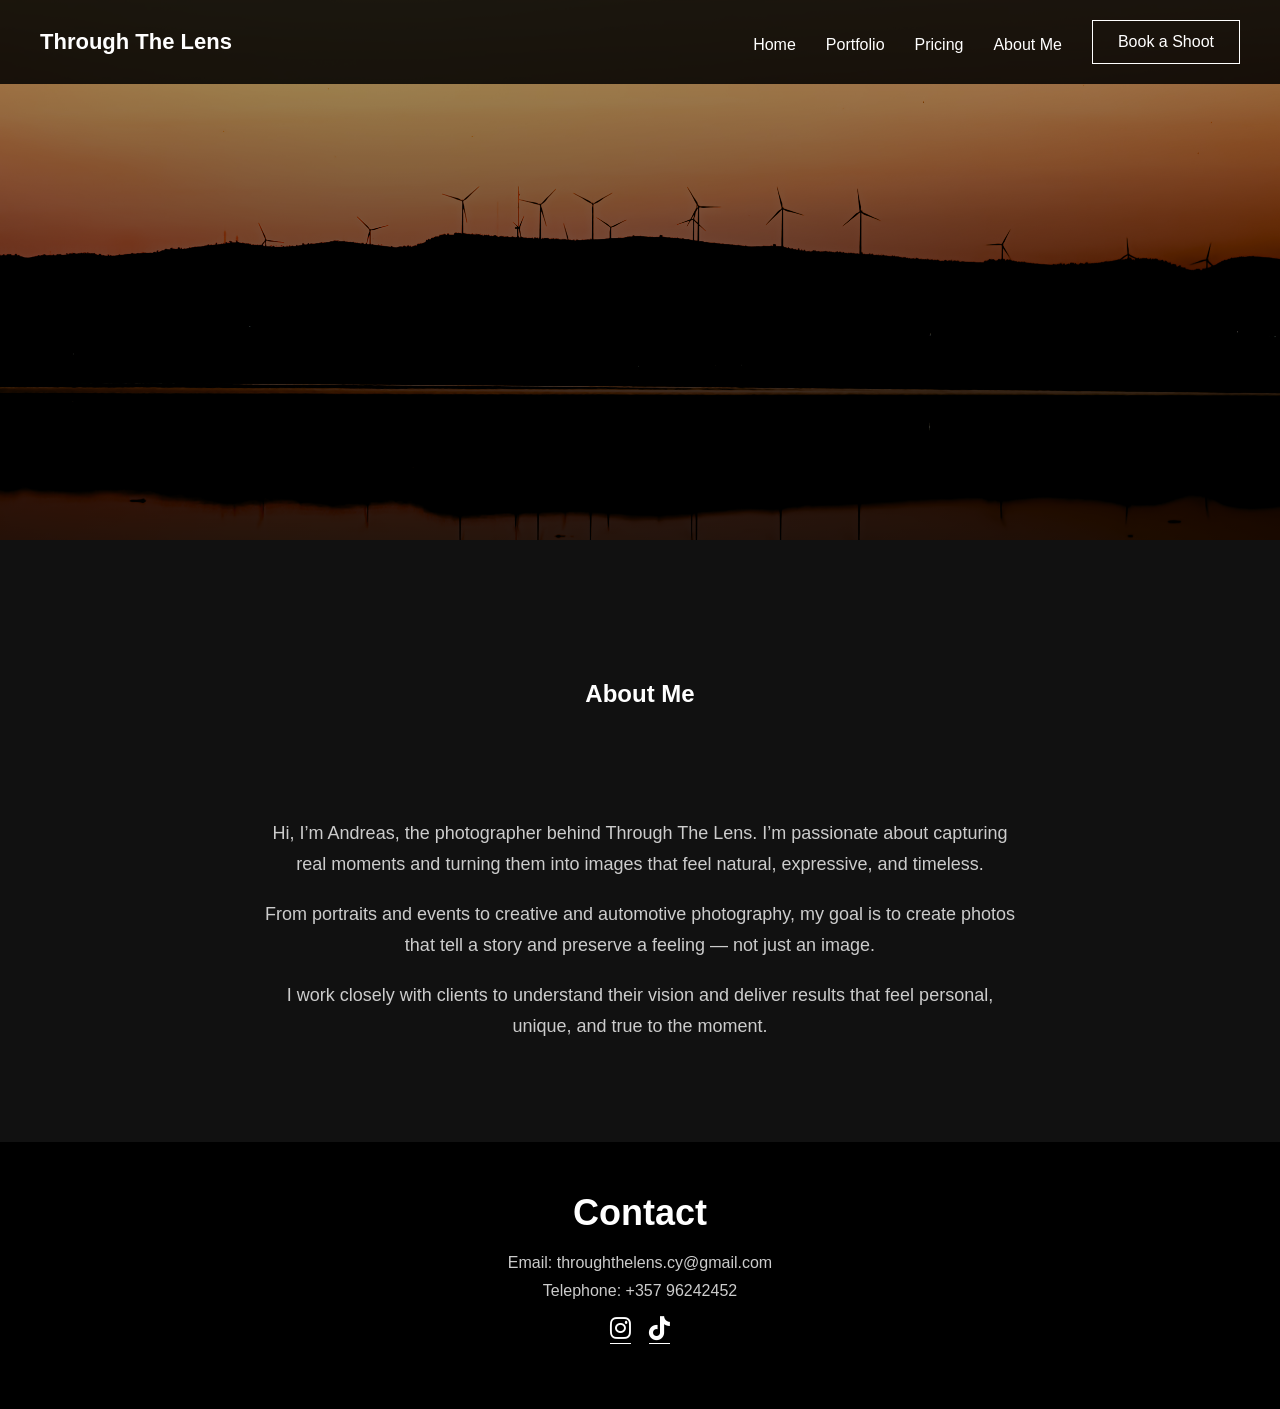
<file: about.html>
<!DOCTYPE html>
<html lang="en">
<head>
  <meta charset="UTF-8">
  <meta name="viewport" content="width=device-width, initial-scale=1.0">
  <title>About Me | Through The Lens</title>
  <link rel="stylesheet" href="style.css">
  <link rel="stylesheet" href="https://cdnjs.cloudflare.com/ajax/libs/font-awesome/6.5.0/css/all.min.css">
</head>
<body>

  <nav class="navbar">
    <div class="logo">Through The Lens</div>
    <ul class="nav-links">
      <li><a href="index.html">Home</a></li>
      <li class="dropdown">
        <a href="#">Portfolio</a>
        <ul class="dropdown-menu">
          <li><a href="portraits.html">Portraits</a></li>
          <li><a href="nature.html">Nature</a></li>
          <li><a href="events.html">Events</a></li>
          <li><a href="architecture.html">Architecture</a></li>
          <li><a href="lifestyle.html">Lifestyle</a></li>
          <li><a href="creative.html">Creative</a></li>
          <li><a href="automotive.html">Automotive</a></li>
        </ul>
      </li>
      <li><a href="pricing.html">Pricing</a></li>
      <li><a href="about.html">About Me</a></li>
      <li><a href="booking.html" class="btn">Book a Shoot</a></li>
    </ul>
  </nav>

    <header class="about-hero">
  <div class="about-hero-overlay">
  </div>
</header>

  <section class="page-header">
    <h1>About Me</h1>
  </section>

  <section class="about-page">
    <div class="about-content">
      <p>
        Hi, I’m Andreas, the photographer behind Through The Lens. I’m passionate about capturing real moments and turning them into images that feel natural, expressive, and timeless.
      </p>
      
      <p>
        From portraits and events to creative and automotive photography, my goal is to create photos that tell a story and preserve a feeling — not just an image.
      </p>
      
      <p>
        I work closely with clients to understand their vision and deliver results that feel personal, unique, and true to the moment.
      </p>
    </div>
  </section>

  <section class="contact">
    <h2>Contact</h2>

  <p>Email: throughthelens.cy@gmail.com</p>
  <p>Telephone: +357 96242452</p>

    <div class="social-icons">
    <a href="https://www.instagram.com/_through_the_lens_cy" target="_blank" aria-label="Instagram">
      <i class="fa-brands fa-instagram"></i>
    </a>

    <a href="https://www.tiktok.com/@throughthelens73?_r=1&_t=ZN-953phFTM7EM" target="_blank" aria-label="TikTok">
      <i class="fa-brands fa-tiktok"></i>
    </a>
  </div>
  </section>

</body>
</html>
</file>
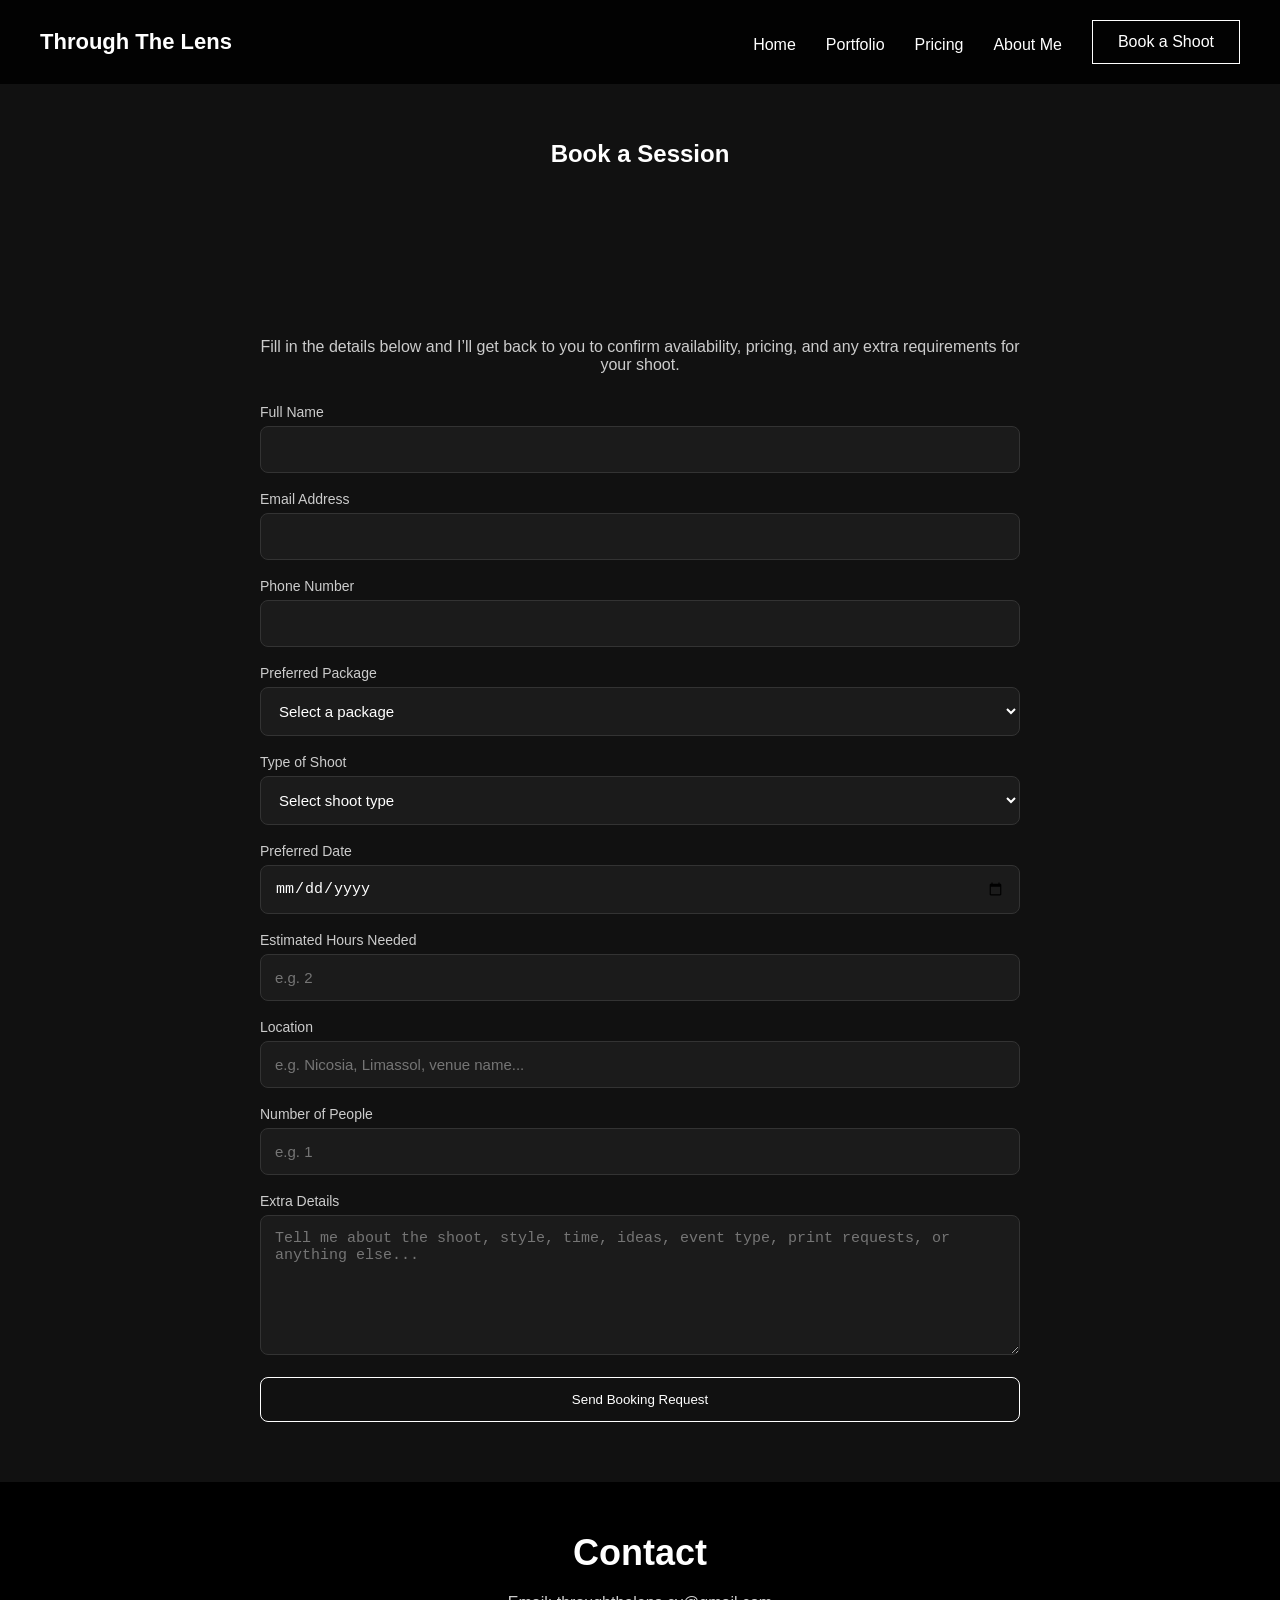
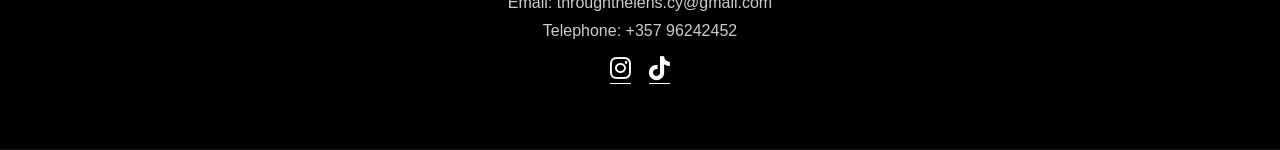
<file: booking.html>
<!DOCTYPE html>
<html lang="en">
<head>
  <meta charset="UTF-8">
  <meta name="viewport" content="width=device-width, initial-scale=1.0">
  <title>Booking | Through The Lens</title>
  <link rel="stylesheet" href="style.css">
  <link rel="stylesheet" href="https://cdnjs.cloudflare.com/ajax/libs/font-awesome/6.5.0/css/all.min.css">
</head>

<script src="script.js"></script>

<body>

  <nav class="navbar">
    <div class="logo">Through The Lens</div>
    <ul class="nav-links">
      <li><a href="index.html">Home</a></li>
      <li class="dropdown">
        <a href="#">Portfolio</a>
        <ul class="dropdown-menu">
          <li><a href="portraits.html">Portraits</a></li>
          <li><a href="nature.html">Nature</a></li>
          <li><a href="events.html">Events</a></li>
          <li><a href="architecture.html">Architecture</a></li>
          <li><a href="lifestyle.html">Lifestyle</a></li>
          <li><a href="creative.html">Creative</a></li>
          <li><a href="automotive.html">Automotive</a></li>
        </ul>
      </li>
      <li><a href="pricing.html">Pricing</a></li>
      <li><a href="about.html">About Me</a></li>
      <li><a href="booking.html" class="btn">Book a Shoot</a></li>
    </ul>
  </nav>

  <section class="page-header">
    <h1>Book a Session</h1>
  </section>

  <section class="booking-section">
    <p>
      Fill in the details below and I’ll get back to you to confirm availability,
      pricing, and any extra requirements for your shoot.
    </p>

    <form class="booking-form" action="https://formspree.io/f/mjgpvnky" method="POST">
      <input type="hidden" name="_subject" value="New Booking Request - Through The Lens">

      <div>
        <label for="name">Full Name</label>
        <input type="text" id="name" name="name" required>
      </div>

      <div>
        <label for="email">Email Address</label>
        <input type="email" id="email" name="email" required>
      </div>

      <div>
        <label for="phone">Phone Number</label>
        <input type="tel" id="phone" name="phone">
      </div>

      <div>
        <label for="package">Preferred Package</label>
        <select id="package" name="package" required>
          <option value="">Select a package</option>
          <option value="Starter">Starter</option>
          <option value="Standard">Standard</option>
          <option value="Premium">Premium</option>
          <option value="Custom">Custom / Not sure yet</option>
        </select>
      </div>

      <div>
        <label for="service">Type of Shoot</label>
        <select id="service" name="service" required>
          <option value="">Select shoot type</option>
          <option>Portrait</option>
          <option>Event</option>
          <option>Lifestyle</option>
          <option>Architecture</option>
          <option>Nature</option>
          <option>Other</option>
        </select>
      </div>

<div>
  <label for="date">Preferred Date</label>
  <input type="date" id="date" name="date" required>
</div>

      <div>
        <label for="hours">Estimated Hours Needed</label>
        <input type="number" id="hours" name="hours" min="1" max="24" placeholder="e.g. 2">
      </div>

      <div>
        <label for="location">Location</label>
        <input type="text" id="location" name="location" placeholder="e.g. Nicosia, Limassol, venue name...">
      </div>

      <div>
        <label for="people">Number of People</label>
        <input type="number" id="people" name="people" min="1" placeholder="e.g. 1">
      </div>

      <div>
        <label for="details">Extra Details</label>
        <textarea id="details" name="message" placeholder="Tell me about the shoot, style, time, ideas, event type, print requests, or anything else..."></textarea>
      </div>

      <button type="submit">Send Booking Request</button>
    </form>
  </section>

  <section class="contact">
    <h2>Contact</h2>

  <p>Email: throughthelens.cy@gmail.com</p>
  <p>Telephone: +357 96242452</p>

    <div class="social-icons">
    <a href="https://www.instagram.com/_through_the_lens_cy" target="_blank" aria-label="Instagram">
      <i class="fa-brands fa-instagram"></i>
    </a>

    <a href="https://www.tiktok.com/@throughthelens73?_r=1&_t=ZN-953phFTM7EM" target="_blank" aria-label="TikTok">
      <i class="fa-brands fa-tiktok"></i>
    </a>
  </div>
  </section>

</body>
</html>
</file>
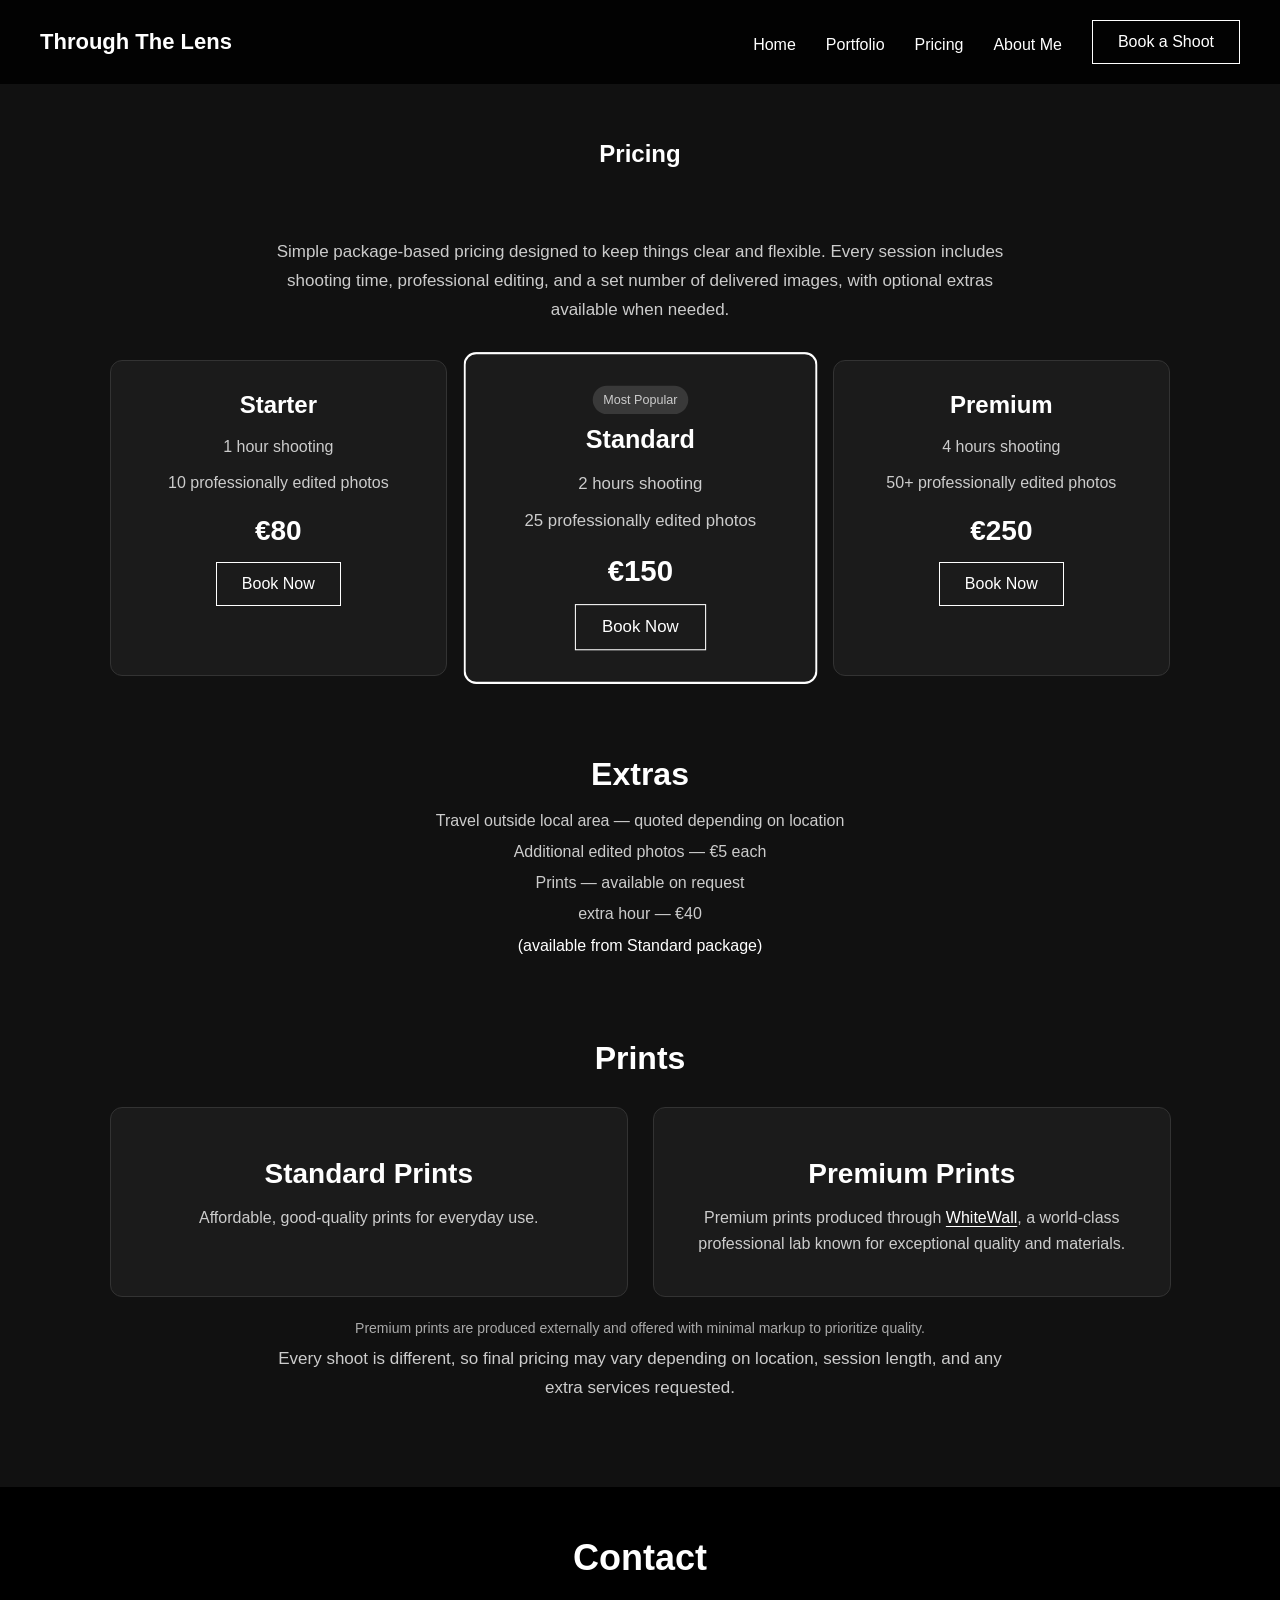
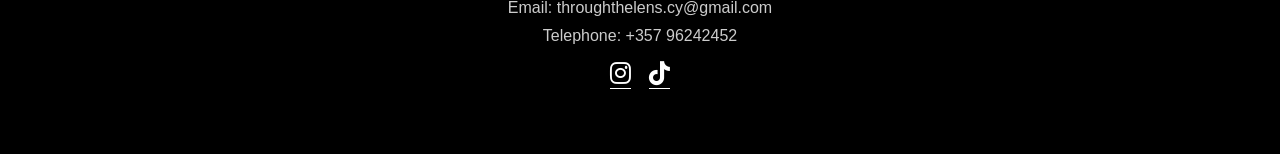
<file: pricing.html>
<!DOCTYPE html>
<html lang="en">
<head>
  <meta charset="UTF-8">
  <meta name="viewport" content="width=device-width, initial-scale=1.0">
  <title>Pricing | Through The Lens</title>
  <link rel="stylesheet" href="style.css">
  <link rel="stylesheet" href="https://cdnjs.cloudflare.com/ajax/libs/font-awesome/6.5.0/css/all.min.css">
</head>
<body>

  <nav class="navbar">
    <div class="logo">Through The Lens</div>
    <ul class="nav-links">
      <li><a href="index.html">Home</a></li>
      <li class="dropdown">
        <a href="#">Portfolio</a>
        <ul class="dropdown-menu">
          <li><a href="portraits.html">Portraits</a></li>
          <li><a href="nature.html">Nature</a></li>
          <li><a href="events.html">Events</a></li>
          <li><a href="architecture.html">Architecture</a></li>
          <li><a href="lifestyle.html">Lifestyle</a></li>
          <li><a href="creative.html">Creative</a></li>
          <li><a href="automotive.html">Automotive</a></li>
        </ul>
      </li>
      <li><a href="pricing.html">Pricing</a></li>
      <li><a href="about.html">About Me</a></li>
      <li><a href="booking.html" class="btn">Book a Shoot</a></li>
    </ul>
  </nav>

  <section class="page-header">
    <h1>Pricing</h1>
  </section>

  <section class="pricing-section">
    <p class="pricing-intro">
      Simple package-based pricing designed to keep things clear and flexible.
      Every session includes shooting time, professional editing, and a set number
      of delivered images, with optional extras available when needed.
    </p>

    <div class="pricing-grid">
      <div class="pricing-card">
        <h2>Starter</h2>
        <p>1 hour shooting</p>
        <p>10 professionally edited photos</p>
        <h3>€80</h3>
        <a href="booking.html" class="btn">Book Now</a>
      </div>

      <div class="pricing-card featured">
        <p class="badge">Most Popular</p>
        <h2>Standard</h2>
        <p>2 hours shooting</p>
        <p>25 professionally edited photos</p>
        <h3>€150</h3>
        <a href="booking.html" class="btn">Book Now</a>
      </div>

      <div class="pricing-card">
        <h2>Premium</h2>
        <p>4 hours shooting</p>
        <p>50+ professionally edited photos</p>
        <h3>€250</h3>
        <a href="booking.html" class="btn">Book Now</a>
      </div>
    </div>
  </section>

  <section class="extras-section">
    <h2>Extras</h2>
    <div class="extras-list">
      <p>Travel outside local area — quoted depending on location</p>
      <p>Additional edited photos — €5 each</p>
      <p>Prints — available on request</p>
      <p>extra hour — €40 <p>
      </p>(available from Standard package)</p>
      
    </div>
  </section>

  <section class="prints-section">
    <h2>Prints</h2>
    <div class="prints-grid">
      <div class="pricing-card">
        <h3>Standard Prints</h3>
        <p>Affordable, good-quality prints for everyday use.</p>
      </div>

      <div class="pricing-card">
        <h3>Premium Prints</h3>
        <p>Premium prints produced through 
            <a href="https://www.whitewall.com" target="_blank" class="whitewall-link">WhiteWall</a>, 
            a world-class professional lab known for exceptional quality and materials.  
        </p>
      </div>
    </div>

    <p class="note">
        Premium prints are produced externally and offered with minimal markup to prioritize quality.
    </p>

    <p class="pricing-note">
      Every shoot is different, so final pricing may vary depending on location,
      session length, and any extra services requested.
    </p>
  </section>

  <section class="contact">
    <h2>Contact</h2>

  <p>Email: throughthelens.cy@gmail.com</p>
  <p>Telephone: +357 96242452</p>

    <div class="social-icons">
    <a href="https://www.instagram.com/_through_the_lens_cy" target="_blank" aria-label="Instagram">
      <i class="fa-brands fa-instagram"></i>
    </a>

    <a href="https://www.tiktok.com/@throughthelens73?_r=1&_t=ZN-953phFTM7EM" target="_blank" aria-label="TikTok">
      <i class="fa-brands fa-tiktok"></i>
    </a>
  </div>

  <script src="script.js"></script>
</body>
</html>
</file>
<file: style.css>
/* =========================
   RESET / GLOBAL
========================= */
* {
  margin: 0;
  padding: 0;
  box-sizing: border-box;
}

html, body {
  background-color: #111;
  color: white;
  font-family: Arial, sans-serif;
  scroll-behavior: smooth;
}

.social-icons {
  display: flex;
  justify-content: center;
  gap: 18px;
  margin: 15px 0;
}

.social-icons a {
  color: white;
  font-size: 24px;
  transition: 0.3s;
}

.social-icons a:hover {
  color: #aaa;
  transform: scale(1.1);
}

/* =========================
   ADMIN
========================= */
.gallery img {
  opacity: 0;
}

.gallery img.show {
  opacity: 1;
}

#admin-gallery {
  margin-top: 40px;
  gap: 20px;
}

/* =========================
   NAVBAR
========================= */
.navbar {
  position: fixed;
  top: 0;
  width: 100%;
  background: rgba(0, 0, 0, 0.85);
  display: flex;
  justify-content: space-between;
  align-items: center;
  padding: 20px 40px;
  z-index: 1000;
}

.logo {
  font-size: 22px;
  font-weight: bold;
}

.nav-links {
  list-style: none;
  display: flex;
  gap: 30px;
  align-items: center;
}

.nav-links li {
  position: relative;
}

.nav-links a {
  color: white;
  text-decoration: none;
}

.nav-links > li > a:not(.btn) {
  position: relative;
  top: 3px;
}

.dropdown-menu {
  display: none;
  position: absolute;
  top: 100%;
  left: 0;
  background: #000;
  list-style: none;
  min-width: 170px;
  padding: 10px 0;
  border-radius: 6px;
}

.dropdown-menu li {
  padding: 10px 20px;
}

.dropdown-menu li a {
  color: white;
}

.dropdown:hover .dropdown-menu {
  display: block;
}

/* =========================
   HERO
========================= */
.hero {
  height: 100vh;
  background:
    linear-gradient(rgba(0, 0, 0, 0.45), rgba(0, 0, 0, 0.7)),
    url("images/hero.jpg") center/cover no-repeat;
  display: flex;
  justify-content: center;
  align-items: center;
  text-align: center;
  padding: 20px;
}

.overlay h1 {
  font-size: 60px;
  margin-bottom: 10px;
}

.overlay p {
  margin: 10px 0 20px;
  color: #ddd;
  font-size: 20px;
}

/* =========================
   BUTTON
========================= */
.btn {
  display: inline-block;
  padding: 12px 25px;
  border: 1px solid white;
  color: white;
  text-decoration: none;
  transition: 0.3s;
}

.btn:hover {
  background: white;
  color: black;
}

/* =========================
   PAGE HEADER
========================= */
.page-header {
  padding-top: 140px;
  padding-bottom: 30px;
  text-align: center;
  background-color: #111;
}

.page-header h1 {
  color: white;
}

/* =========================
   GALLERY
========================= */
.gallery-section {
  padding: 60px 20px;
  text-align: center;
  background-color: #111;
}

.gallery-section h2 {
  margin-bottom: 30px;
  color: white;
  font-size: 40px;
}

.gallery {
  display: grid;
  grid-template-columns: repeat(auto-fit, minmax(300px, 1fr));
  gap: 15px;
  justify-items: center;
}

.gallery img {
  width: 100%;
  max-width: 600px;
  height: auto;
  min-height: 600px;
  object-fit: cover;
  border-radius: 10px;
  opacity: 0;
  transition: transform 0.3s, opacity 0.8s ease;
}

.gallery img.show {
  opacity: 1;
}

.gallery img:hover {
  transform: scale(1.03);
}

/* =========================
   ABOUT (HOME PAGE)
========================= */
.about {
  text-align: center;
  padding: 80px 20px;
  background-color: #111;
}

.about h2 {
  color: white;
  margin-bottom: 20px;
  font-size: 40px;
}

.about p {
  max-width: 700px;
  margin: auto;
  color: #ccc;
  font-size: 18px;
  line-height: 1.6;
}

/* =========================
   CONTACT
========================= */
.contact {
  text-align: center;
  padding: 50px 20px;
  background: #000;
}

.contact h2 {
  color: white;
  margin-bottom: 20px;
  font-size: 36px;
}

.contact p {
  color: #ccc;
  margin-bottom: 10px;
}

.contact a {
  color: white;
  text-decoration: none;
  border-bottom: 1px solid white;
}

.contact a:hover {
  color: #aaa;
}

/* =========================
   LIGHTBOX
========================= */
.lightbox {
  position: fixed;
  top: 0;
  left: 0;
  width: 100%;
  height: 100%;
  background: rgba(0, 0, 0, 0.92);
  display: none;
  justify-content: center;
  align-items: center;
  z-index: 2000;
  opacity: 0;
  transition: opacity 0.3s ease;
}

.lightbox.show {
  display: flex;
  opacity: 1;
}

.lightbox-content {
  position: relative;
  max-width: 90%;
  max-height: 90%;
}

.lightbox img {
  max-width: 100%;
  max-height: 85vh;
  border-radius: 10px;
  box-shadow: 0 0 30px black;
  display: block;
}

.lightbox-watermark {
  position: absolute;
  top: 50%;
  left: 50%;
  transform: translate(-50%, -50%) rotate(-35deg);
  font-size: 90px;
  font-weight: bold;
  letter-spacing: 6px;
  color: rgba(255, 255, 255, 0.3);
  width: 200%;
  text-align: center;
  pointer-events: none;
  user-select: none;
}

.wm-top {
  top: 20%;
}

.wm-center {
  top: 50%;
  transform: translate(-50%, -50%) rotate(-35deg);
}

.wm-bottom {
  top: 80%;
}

.lightbox-close {
  position: absolute;
  top: -40px;
  right: 0;
  font-size: 28px;
  color: white;
  cursor: pointer;
}

/* =========================
   BOOKING
========================= */
.booking-section {
  padding: 140px 20px 60px;
  max-width: 800px;
  margin: 0 auto;
  background-color: #111;
}

.booking-section h1 {
  text-align: center;
  margin-bottom: 15px;
  color: white;
}

.booking-section p {
  text-align: center;
  color: #ccc;
  margin-bottom: 30px;
}

.booking-form {
  display: grid;
  gap: 18px;
}

.booking-form label {
  display: block;
  margin-bottom: 6px;
  font-size: 14px;
  color: #ccc;
}

.booking-form input,
.booking-form select,
.booking-form textarea {
  width: 100%;
  padding: 14px;
  background: #1b1b1b;
  border: 1px solid #333;
  color: white;
  border-radius: 8px;
  font-size: 15px;
}

.booking-form textarea {
  min-height: 140px;
  resize: vertical;
}

.booking-form button {
  padding: 14px 20px;
  border: 1px solid white;
  background: transparent;
  color: white;
  cursor: pointer;
  transition: 0.3s;
  border-radius: 8px;
}

.booking-form button:hover {
  background: white;
  color: black;
}

.hint {
  display: block;
  margin-top: 5px;
  color: #888;
  font-size: 13px;
}

/* =========================
   PRICING
========================= */
.pricing-section {
  padding: 40px 20px 60px;
  text-align: center;
  max-width: 1100px;
  margin: 0 auto;
}

.badge {
  background: rgba(255, 255, 255, 0.131);
  color: black;
  font-size: 12px;
  padding: 4px 10px;
  border-radius: 20px;
  margin-bottom: 10px;
  display: inline-block;
}

.pricing-intro,
.pricing-note {
  max-width: 750px;
  margin: 0 auto 35px;
  color: #ccc;
  line-height: 1.7;
  font-size: 17px;
}

.pricing-grid,
.prints-grid {
  display: grid;
  grid-template-columns: repeat(auto-fit, minmax(260px, 1fr));
  gap: 25px;
  margin-top: 30px;
}

.pricing-card {
  background: #1b1b1b;
  border: 1px solid #333;
  border-radius: 12px;
  padding: 30px 25px;
  text-align: center;
  transition:
    transform 0.35s cubic-bezier(0.22, 1, 0.36, 1),
    box-shadow 0.35s cubic-bezier(0.22, 1, 0.36, 1),
    border-color 0.25s ease;
  will-change: transform;
}

.pricing-card:hover {
  transform: translateY(-12px) scale(1.03);
  box-shadow: 0 25px 50px rgba(255, 255, 255, 0.12);
  border-color: white;
}

.pricing-card:hover button {
  background: white;
  color: black;
}

.pricing-card.featured {
  border: 2px solid white;
  transform: scale(1.05);
}

.pricing-card h2,
.pricing-card h3 {
  margin-bottom: 15px;
}

.pricing-card p {
  color: #ccc;
  margin-bottom: 10px;
  line-height: 1.6;
}

.pricing-card h3 {
  color: white;
  font-size: 28px;
  margin-top: 20px;
}

.featured {
  border: 1px solid white;
  transform: scale(1.03);
}

.extras-section,
.prints-section {
  padding: 20px 20px 50px;
  max-width: 1100px;
  margin: 0 auto;
  text-align: center;
}

.extras-section h2,
.prints-section h2 {
  margin-bottom: 20px;
  font-size: 32px;
}

.extras-list p {
  color: #ccc;
  margin-bottom: 15px;
  line-height: 1;
}

.whitewall-link {
  color: white;
  text-decoration: underline;
  border-bottom: 1px solid white;
  text-underline-offset: 3px;
  text-decoration-thickness: 1px;
  transition: 0.3s;
}

.whitewall-link:hover {
  color: #5eff00;
  border-bottom: 1px solid #ccc;
}

.note {
  margin-top: 20px;
  margin-bottom: 5px;
  color: #aaa;
  font-size: 14px;
  line-height: 1.6;
}

/* =========================
   ABOUT PAGE
========================= */
.about-page {
  padding: 80px 20px;
  max-width: 800px;
  margin: 0 auto;
  text-align: center;
}

.about-content p {
  color: #ccc;
  font-size: 18px;
  line-height: 1.7;
  margin-bottom: 20px;
}

.about-hero {
  height: 60vh;
  background:
    linear-gradient(to bottom, rgba(0, 0, 0, 0.3), rgba(0, 0, 0, 0.85)),
    url("images/hero2.jpg") center/cover no-repeat;
}

.about-hero-overlay h1 {
  font-size: 56px;
  color: white;
}

/* =========================
   MOBILE
========================= */
@media (max-width: 768px) {
  .navbar {
    padding: 12px 16px;
    display: flex;
    flex-direction: column;
    justify-content: center;
    align-items: center;
    gap: 12px;
  }

  .logo {
    font-size: 18px;
    line-height: 1.2;
    text-align: center;
    white-space: normal;
  }

  .nav-links {
    display: flex;
    flex-wrap: wrap;
    justify-content: center;
    align-items: center;
    gap: 10px 16px;
    width: 100%;
    margin: 0;
    padding: 0;
  }

  .nav-links li {
    position: static;
  }

  .nav-links a {
    font-size: 14px;
    position: static !important;
    top: auto !important;
  }

  .nav-links > li > a:not(.btn) {
    position: static !important;
    top: auto !important;
  }

  .dropdown-menu {
    position: static;
    display: none;
    min-width: unset;
    width: 100%;
    margin-top: 8px;
  }

  .btn {
    padding: 10px 14px;
    font-size: 14px;
  }

  .page-header {
    padding-top: 170px;
  }

  .hero {
    height: 85vh;
    padding: 20px;
  }

  .overlay h1 {
    font-size: 42px;
    line-height: 1.1;
  }

  .overlay p {
    font-size: 16px;
  }

  .gallery {
    grid-template-columns: 1fr;
  }

  .gallery img {
    max-width: 100%;
    min-height: auto;
  }

  .about h2,
  .gallery-section h2,
  .contact h2,
  .extras-section h2,
  .prints-section h2 {
    font-size: 30px;
  }

  .about p,
  .about-content p,
  .pricing-intro,
  .pricing-note {
    font-size: 16px;
  }

  .pricing-card.featured,
  .featured {
    transform: none;
  }
}
</file>
